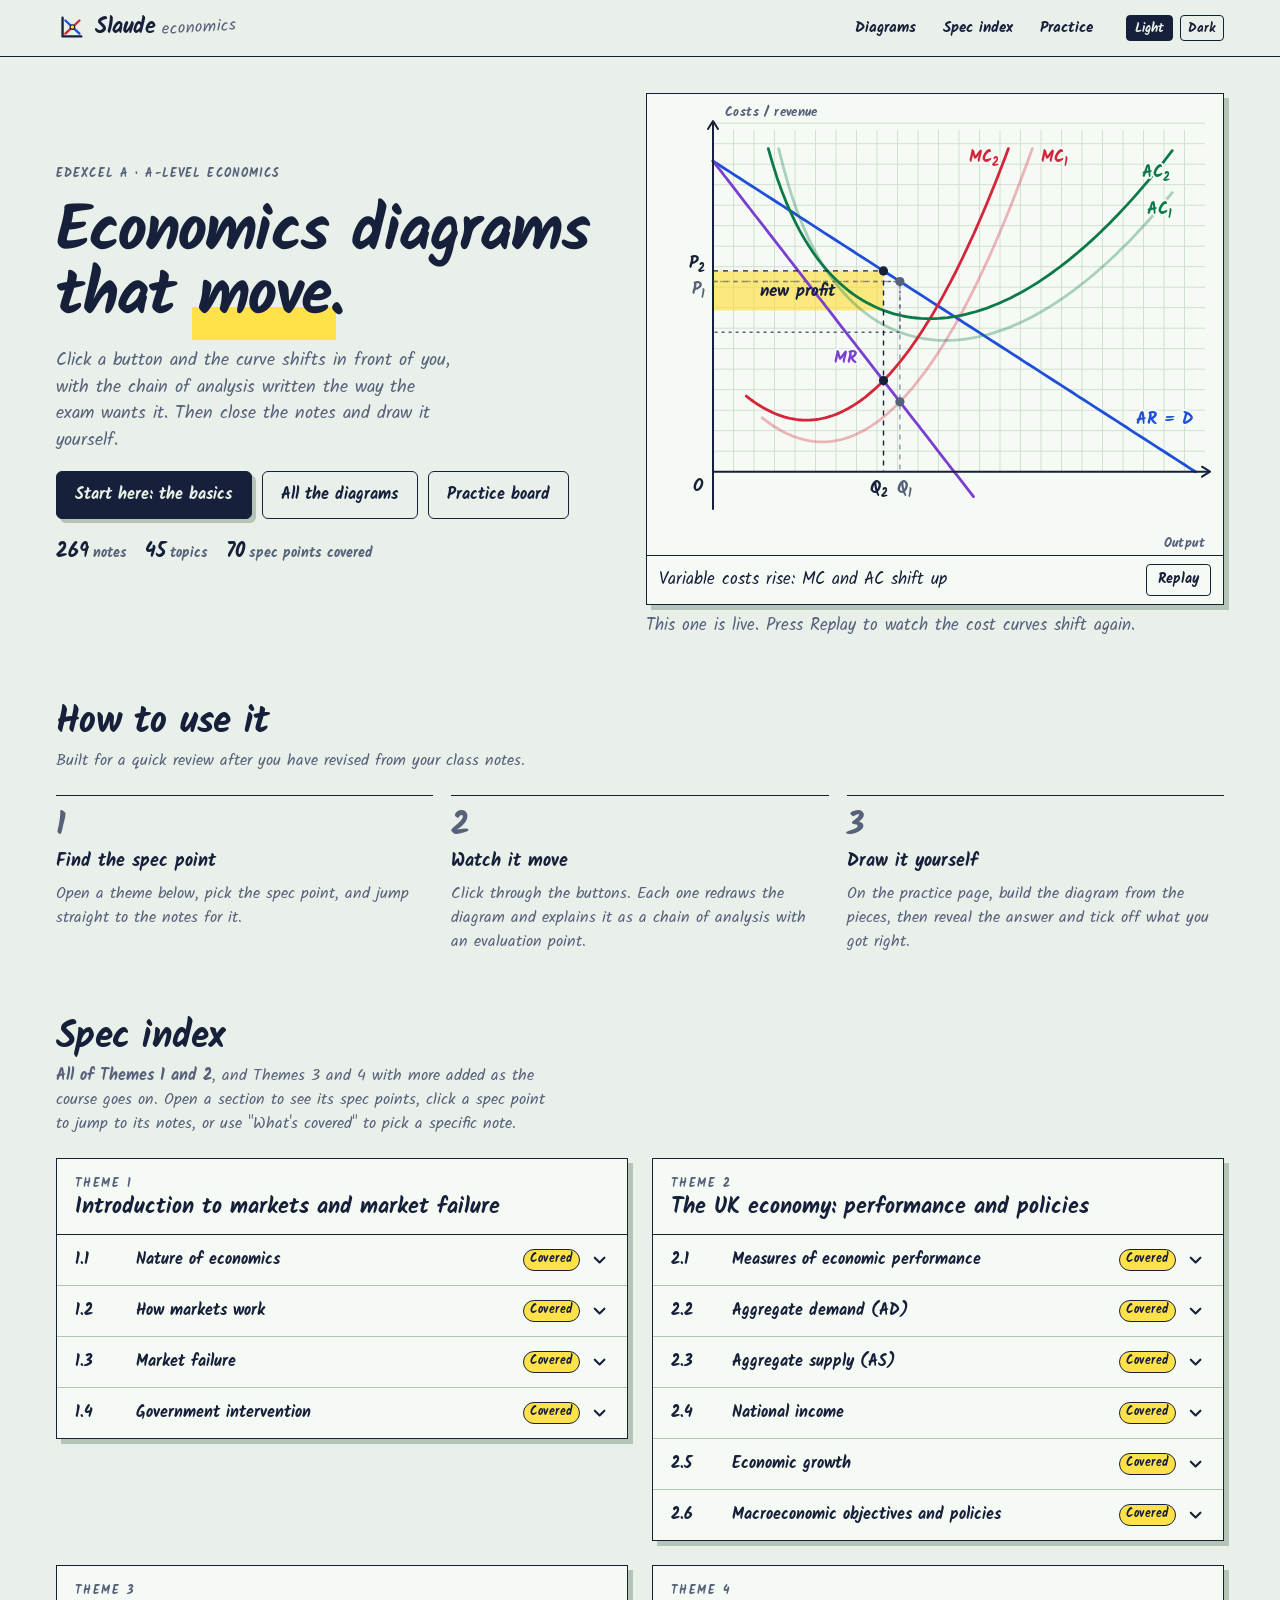
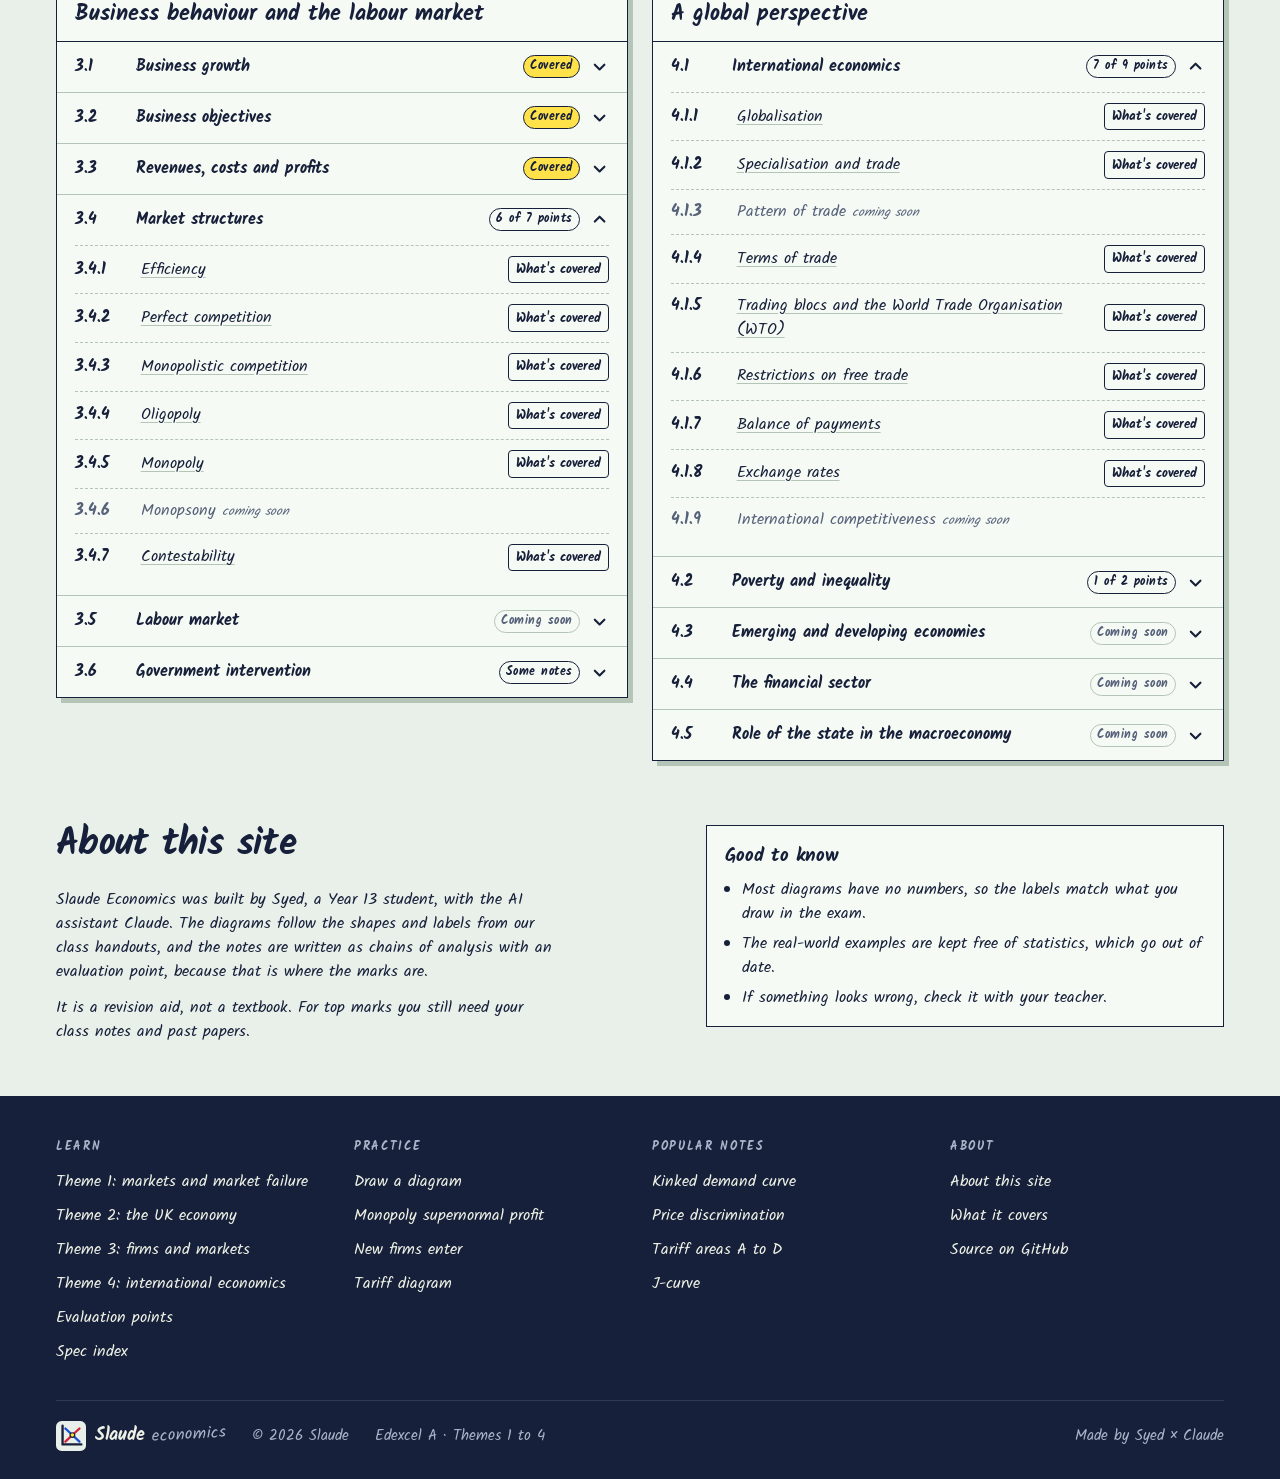
<file: index.html>
<!doctype html>
<html lang="en-GB">
<head>
<meta charset="utf-8">
<meta name="viewport" content="width=device-width, initial-scale=1, viewport-fit=cover">
<title>Slaude Economics: A-level Economics diagrams that move</title>
<meta name="description" content="Interactive A-level Economics (Edexcel A) diagrams with exam-style notes, a spec index for Themes 1 to 4, evaluation points, and a practice board for drawing diagrams yourself.">
<meta name="theme-color" content="#E9F0EA" media="(prefers-color-scheme: light)">
<meta name="theme-color" content="#14221D" media="(prefers-color-scheme: dark)">
<meta property="og:type" content="website">
<meta property="og:title" content="Slaude Economics: A-level Economics diagrams that move">
<meta property="og:description" content="Interactive A-level Economics (Edexcel A) diagrams with exam-style notes, a spec index for Themes 1 to 4, evaluation points, and a practice board for drawing diagrams yourself.">
<link rel="icon" href="favicon.svg" type="image/svg+xml">
<link rel="preconnect" href="https://fonts.googleapis.com">
<link rel="preconnect" href="https://fonts.gstatic.com" crossorigin>
<link rel="stylesheet" href="https://fonts.googleapis.com/css2?family=Kalam:wght@300;400;700&display=swap">
<link rel="stylesheet" href="style.css?v=31">
<link rel="stylesheet" href="site.css?v=31">
<script>try{var m=localStorage.getItem('tof-theme');if(m==='light'||m==='dark')document.documentElement.setAttribute('data-theme',m);}catch(e){}</script>
</head>
<body class="home-page">
<a class="skip" href="#main">Skip to content</a>
<header class="site-head">
  <div class="site-head-in">
    <a class="brand" href="./" aria-label="Slaude Economics, home">
      <img src="favicon.svg" alt="" width="30" height="30">
      <span class="brand-name">Slaude</span><span class="brand-sub">economics</span>
    </a>
    <nav class="site-nav" aria-label="Main">
      <a href="learn.html" data-nav="learn">Diagrams</a>
      <a href="./#spec" data-nav="spec">Spec index</a>
      <a href="practice.html" data-nav="practice">Practice</a>
    </nav>
    <div class="theme" role="group" aria-label="Colour mode">
      <button type="button" class="chip mini" id="theme-light" data-mode="light" aria-pressed="false">Light</button>
      <button type="button" class="chip mini" id="theme-dark" data-mode="dark" aria-pressed="false">Dark</button>
    </div>
  </div>
</header>
<main class="home" id="main">
  <section class="hero" aria-labelledby="hero-title">
    <div class="hero-text">
      <div class="eyebrow">Edexcel A &middot; A-level Economics</div>
      <h1 id="hero-title">Economics diagrams that <em>move</em>.</h1>
      <p class="lede">Click a button and the curve shifts in front of you, with the chain of analysis written the way the exam wants it. Then close the notes and draw it yourself.</p>
      <div class="cta">
        <a class="btn primary" href="learn.html#nature">Start here: the basics</a>
        <a class="btn" href="learn.html">All the diagrams</a>
        <a class="btn" href="practice.html">Practice board</a>
      </div>
      <ul class="facts" id="facts"></ul>
    </div>
    <div class="hero-demo">
      <div class="frame"><iframe src="learn.html?embed&amp;v=18#costup" title="Live example: a monopolist&#39;s variable costs rise" id="hero-frame"></iframe></div>
      <p class="cap">This one is live. Press Replay to watch the cost curves shift again.</p>
    </div>
  </section>

  <section aria-labelledby="how-title">
    <div class="sec-head">
      <h2 id="how-title">How to use it</h2>
      <p>Built for a quick review after you have revised from your class notes.</p>
    </div>
    <ol class="steps">
      <li><h3>Find the spec point</h3><p>Open a theme below, pick the spec point, and jump straight to the notes for it.</p></li>
      <li><h3>Watch it move</h3><p>Click through the buttons. Each one redraws the diagram and explains it as a chain of analysis with an evaluation point.</p></li>
      <li><h3>Draw it yourself</h3><p>On the practice page, build the diagram from the pieces, then reveal the answer and tick off what you got right.</p></li>
    </ol>
  </section>

  <section id="spec" aria-labelledby="spec-title">
    <div class="sec-head">
      <h2 id="spec-title">Spec index</h2>
      <p><b>All of Themes 1 and 2</b>, and Themes 3 and 4 with more added as the course goes on. Open a section to see its spec points, click a spec point to jump to its notes, or use "What&#39;s covered" to pick a specific note.</p>
    </div>
    <div class="spec-grid" id="spec-grid"></div>
  </section>

  <section id="about" class="about" aria-labelledby="about-title">
    <div>
      <div class="sec-head"><h2 id="about-title">About this site</h2></div>
      <p>Slaude Economics was built by Syed, a Year 13 student, with the AI assistant Claude. The diagrams follow the shapes and labels from our class handouts, and the notes are written as chains of analysis with an evaluation point, because that is where the marks are.</p>
      <p>It is a revision aid, not a textbook. For top marks you still need your class notes and past papers.</p>
    </div>
    <div class="card">
      <h3>Good to know</h3>
      <ul>
        <li>Most diagrams have no numbers, so the labels match what you draw in the exam.</li>
        <li>The real-world examples are kept free of statistics, which go out of date.</li>
        <li>If something looks wrong, check it with your teacher.</li>
      </ul>
    </div>
  </section>
</main>

<footer class="site-foot">
  <div class="foot-in">
    <div class="foot-cols">
      <div>
        <h2>Learn</h2>
        <ul>
          <li><a href="learn.html#t1">Theme 1: markets and market failure</a></li>
          <li><a href="learn.html#t2">Theme 2: the UK economy</a></li>
          <li><a href="learn.html#micro">Theme 3: firms and markets</a></li>
          <li><a href="learn.html#macro">Theme 4: international economics</a></li>
          <li><a href="learn.html#ev">Evaluation points</a></li>
          <li><a href="./#spec">Spec index</a></li>
        </ul>
      </div>
      <div>
        <h2>Practice</h2>
        <ul>
          <li><a href="practice.html">Draw a diagram</a></li>
          <li><a href="practice.html#q=mono-snp">Monopoly supernormal profit</a></li>
          <li><a href="practice.html#q=pc-entry">New firms enter</a></li>
          <li><a href="practice.html#q=tariff">Tariff diagram</a></li>
        </ul>
      </div>
      <div>
        <h2>Popular notes</h2>
        <ul>
          <li><a href="learn.html#kink">Kinked demand curve</a></li>
          <li><a href="learn.html#pd3">Price discrimination</a></li>
          <li><a href="learn.html#tf_areas">Tariff areas A to D</a></li>
          <li><a href="learn.html#fx_j">J-curve</a></li>
        </ul>
      </div>
      <div>
        <h2>About</h2>
        <ul>
          <li><a href="./#about">About this site</a></li>
          <li><a href="./#spec">What it covers</a></li>
          <li><a href="https://github.com/syedmominraza/econ-diagrams">Source on GitHub</a></li>
        </ul>
      </div>
    </div>
    <div class="foot-base">
      <a class="brand" href="./" aria-label="Slaude Economics, home"><img src="favicon.svg" alt="" width="26" height="26"><span class="brand-name">Slaude</span><span class="brand-sub">economics</span></a>
      <span>&copy; <span id="year">2026</span> Slaude</span>
      <span>Edexcel A &middot; Themes 1 to 4</span>
      <span class="made">Made by Syed &times; Claude</span>
    </div>
  </div>
</footer>
<script src="site.js?v=28"></script>
<script src="spec.js?v=29"></script>
<script src="home.js?v=29"></script>
</body>
</html>
</file>
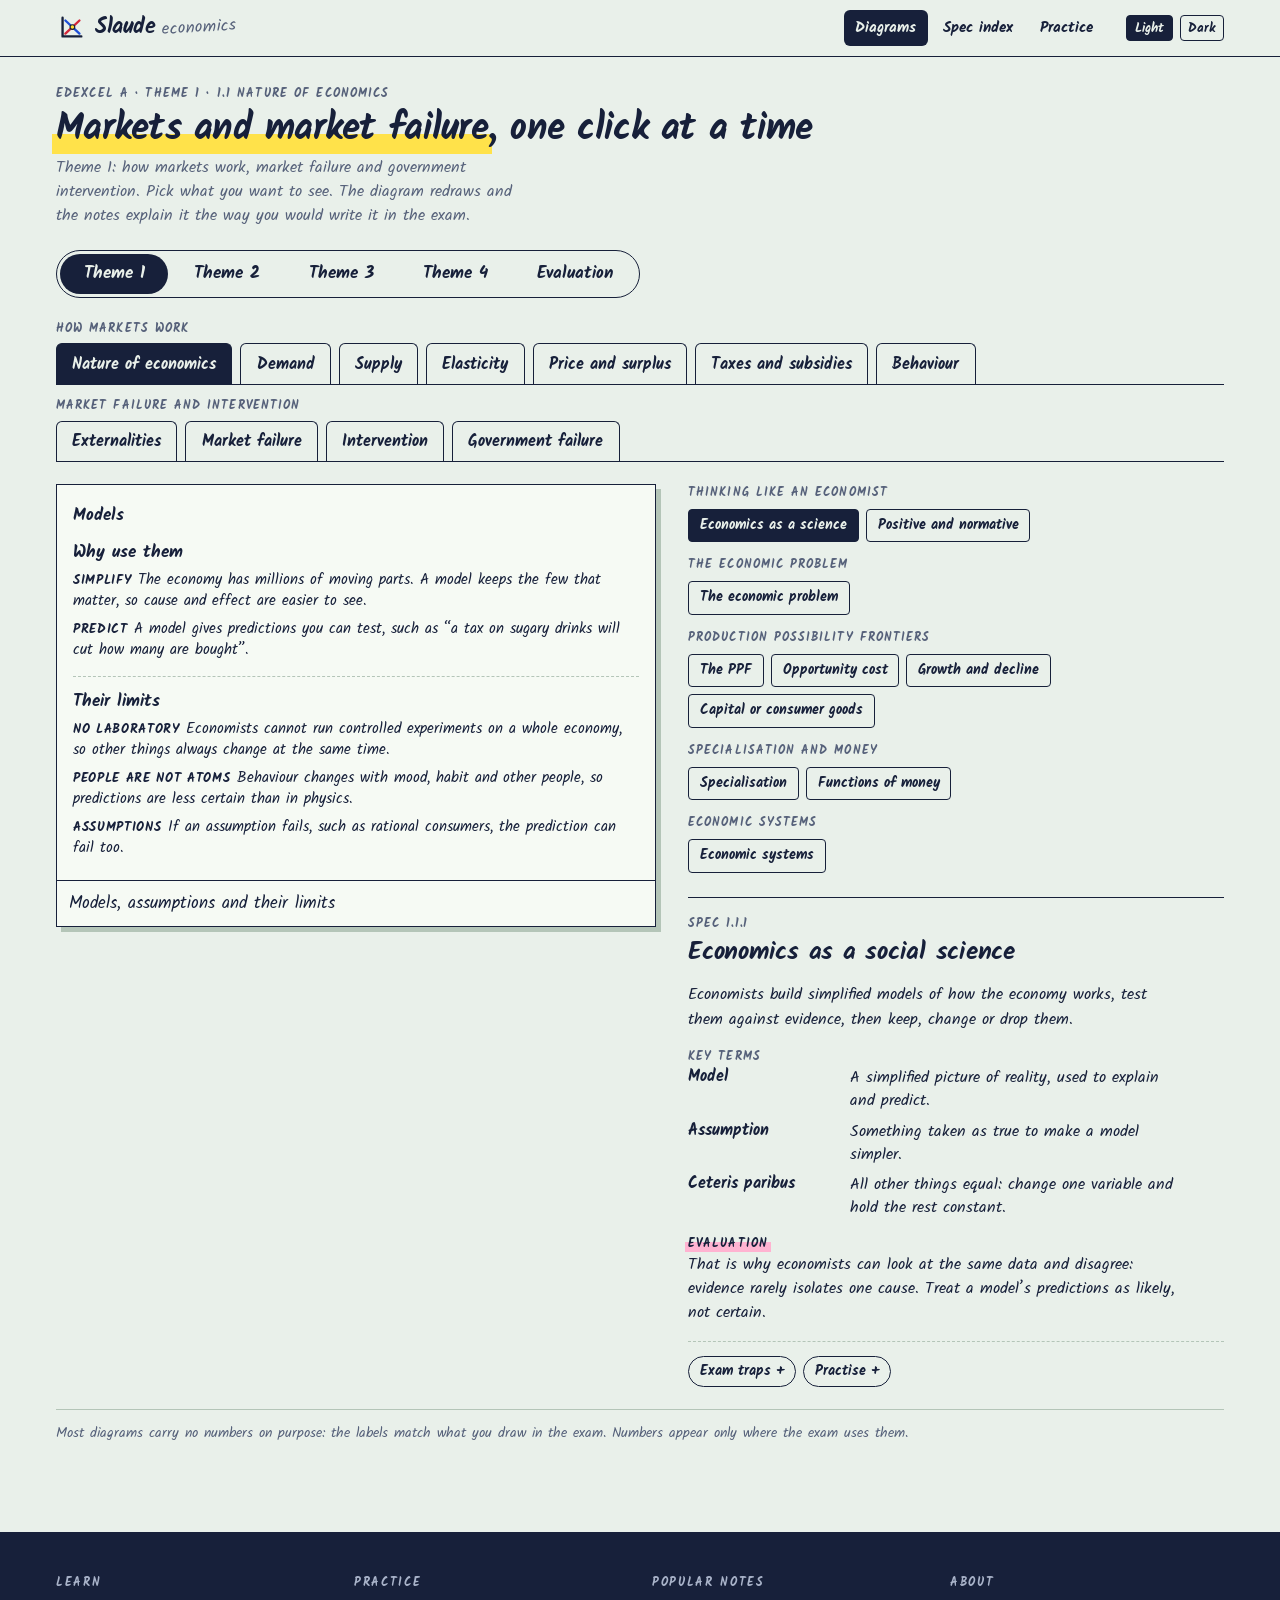
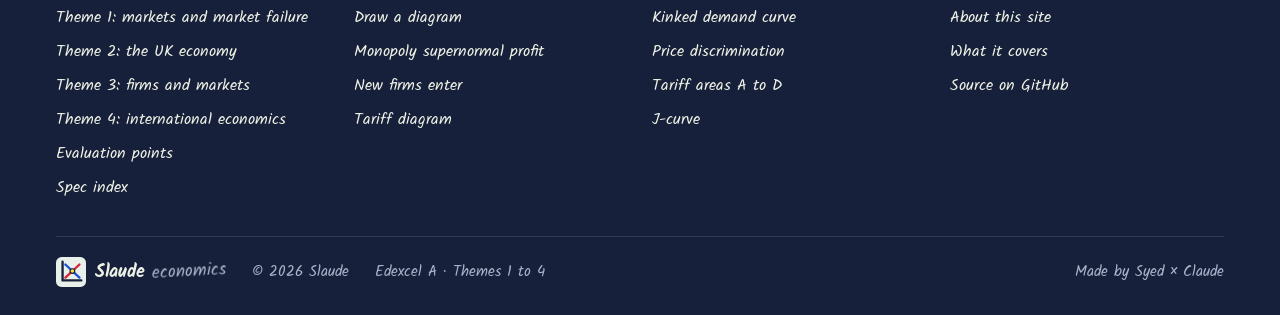
<file: learn.html>
<!doctype html>
<html lang="en-GB">
<head>
<meta charset="utf-8">
<meta name="viewport" content="width=device-width, initial-scale=1, viewport-fit=cover">
<title>Diagrams · Slaude Economics</title>
<meta name="description" content="Interactive Edexcel A Economics diagrams for Themes 1 to 4, with exam-style notes and evaluation points.">
<meta name="theme-color" content="#E9F0EA" media="(prefers-color-scheme: light)">
<meta name="theme-color" content="#14221D" media="(prefers-color-scheme: dark)">
<meta property="og:type" content="website">
<meta property="og:title" content="Diagrams · Slaude Economics">
<meta property="og:description" content="Interactive Edexcel A Economics diagrams for Themes 1 to 4, with exam-style notes and evaluation points.">
<link rel="icon" href="favicon.svg" type="image/svg+xml">
<link rel="preconnect" href="https://fonts.googleapis.com">
<link rel="preconnect" href="https://fonts.gstatic.com" crossorigin>
<link rel="stylesheet" href="https://fonts.googleapis.com/css2?family=Kalam:wght@300;400;700&display=swap">
<link rel="stylesheet" href="style.css?v=31">
<link rel="stylesheet" href="site.css?v=31">
<script>try{var m=localStorage.getItem('tof-theme');if(m==='light'||m==='dark')document.documentElement.setAttribute('data-theme',m);}catch(e){}</script>
</head>
<body class="learn">
<a class="skip" href="#main">Skip to content</a>
<header class="site-head">
  <div class="site-head-in">
    <a class="brand" href="./" aria-label="Slaude Economics, home">
      <img src="favicon.svg" alt="" width="30" height="30">
      <span class="brand-name">Slaude</span><span class="brand-sub">economics</span>
    </a>
    <nav class="site-nav" aria-label="Main">
      <a href="learn.html" data-nav="learn" aria-current="page">Diagrams</a>
      <a href="./#spec" data-nav="spec">Spec index</a>
      <a href="practice.html" data-nav="practice">Practice</a>
    </nav>
    <div class="theme" role="group" aria-label="Colour mode">
      <button type="button" class="chip mini" id="theme-light" data-mode="light" aria-pressed="false">Light</button>
      <button type="button" class="chip mini" id="theme-dark" data-mode="dark" aria-pressed="false">Dark</button>
    </div>
  </div>
</header>
<main class="page" id="main">
  <header>
    <div class="eyebrow" id="eyebrow">Edexcel A &middot; Theme 1</div>
    <h1><span id="h-topic">Markets and market failure</span>, one click at a time</h1>
    <p class="lede"><span id="lede-scope">Theme 1: how markets work, market failure and government intervention.</span> Pick what you want to see. The diagram redraws and the notes explain it the way you would write it in the exam.</p>
  </header>

  <div class="sections" role="tablist" aria-label="Theme">
    <button class="sec" role="tab" id="sec-t1" data-section="t1" type="button" aria-selected="true">Theme 1</button>
    <button class="sec" role="tab" id="sec-t2" data-section="t2" type="button" aria-selected="false">Theme 2</button>
    <button class="sec" role="tab" id="sec-micro" data-section="micro" type="button" aria-selected="false">Theme 3</button>
    <button class="sec" role="tab" id="sec-macro" data-section="macro" type="button" aria-selected="false">Theme 4</button>
    <button class="sec" role="tab" id="sec-ev" data-section="ev" type="button" aria-selected="false">Evaluation</button>
  </div>

  <div class="tabs" role="tablist" aria-label="Topic" id="tabs"></div>

  <div class="layout">
    <section class="diagram" aria-label="Diagram">
      <div class="sheet">
        <div id="plot" role="img" aria-label="Diagram"></div>
        <div id="panel" hidden></div>
        <div class="sheet-foot">
          <div class="showing" id="showing"></div>
          <button class="replay" id="replay" type="button" hidden>Replay</button>
        </div>
      </div>
    </section>

    <div class="side">
      <nav class="controls" id="controls" aria-label="What to show"></nav>
      <article class="notes" id="notes" aria-live="polite"></article>
    </div>
  </div>

  <p class="page-note">Most diagrams carry no numbers on purpose: the labels match what you draw in the exam. Numbers appear only where the exam uses them.</p>
</main>

<footer class="site-foot">
  <div class="foot-in">
    <div class="foot-cols">
      <div>
        <h2>Learn</h2>
        <ul>
          <li><a href="learn.html#t1">Theme 1: markets and market failure</a></li>
          <li><a href="learn.html#t2">Theme 2: the UK economy</a></li>
          <li><a href="learn.html#micro">Theme 3: firms and markets</a></li>
          <li><a href="learn.html#macro">Theme 4: international economics</a></li>
          <li><a href="learn.html#ev">Evaluation points</a></li>
          <li><a href="./#spec">Spec index</a></li>
        </ul>
      </div>
      <div>
        <h2>Practice</h2>
        <ul>
          <li><a href="practice.html">Draw a diagram</a></li>
          <li><a href="practice.html#q=mono-snp">Monopoly supernormal profit</a></li>
          <li><a href="practice.html#q=pc-entry">New firms enter</a></li>
          <li><a href="practice.html#q=tariff">Tariff diagram</a></li>
        </ul>
      </div>
      <div>
        <h2>Popular notes</h2>
        <ul>
          <li><a href="learn.html#kink">Kinked demand curve</a></li>
          <li><a href="learn.html#pd3">Price discrimination</a></li>
          <li><a href="learn.html#tf_areas">Tariff areas A to D</a></li>
          <li><a href="learn.html#fx_j">J-curve</a></li>
        </ul>
      </div>
      <div>
        <h2>About</h2>
        <ul>
          <li><a href="./#about">About this site</a></li>
          <li><a href="./#spec">What it covers</a></li>
          <li><a href="https://github.com/syedmominraza/econ-diagrams">Source on GitHub</a></li>
        </ul>
      </div>
    </div>
    <div class="foot-base">
      <a class="brand" href="./" aria-label="Slaude Economics, home"><img src="favicon.svg" alt="" width="26" height="26"><span class="brand-name">Slaude</span><span class="brand-sub">economics</span></a>
      <span>&copy; <span id="year">2026</span> Slaude</span>
      <span>Edexcel A &middot; Themes 1 to 4</span>
      <span class="made">Made by Syed &times; Claude</span>
    </div>
  </div>
</footer>
<script src="site.js?v=28"></script>
<script src="spec.js?v=29"></script>
<script src="app.js?v=31"></script>
</body>
</html>
</file>
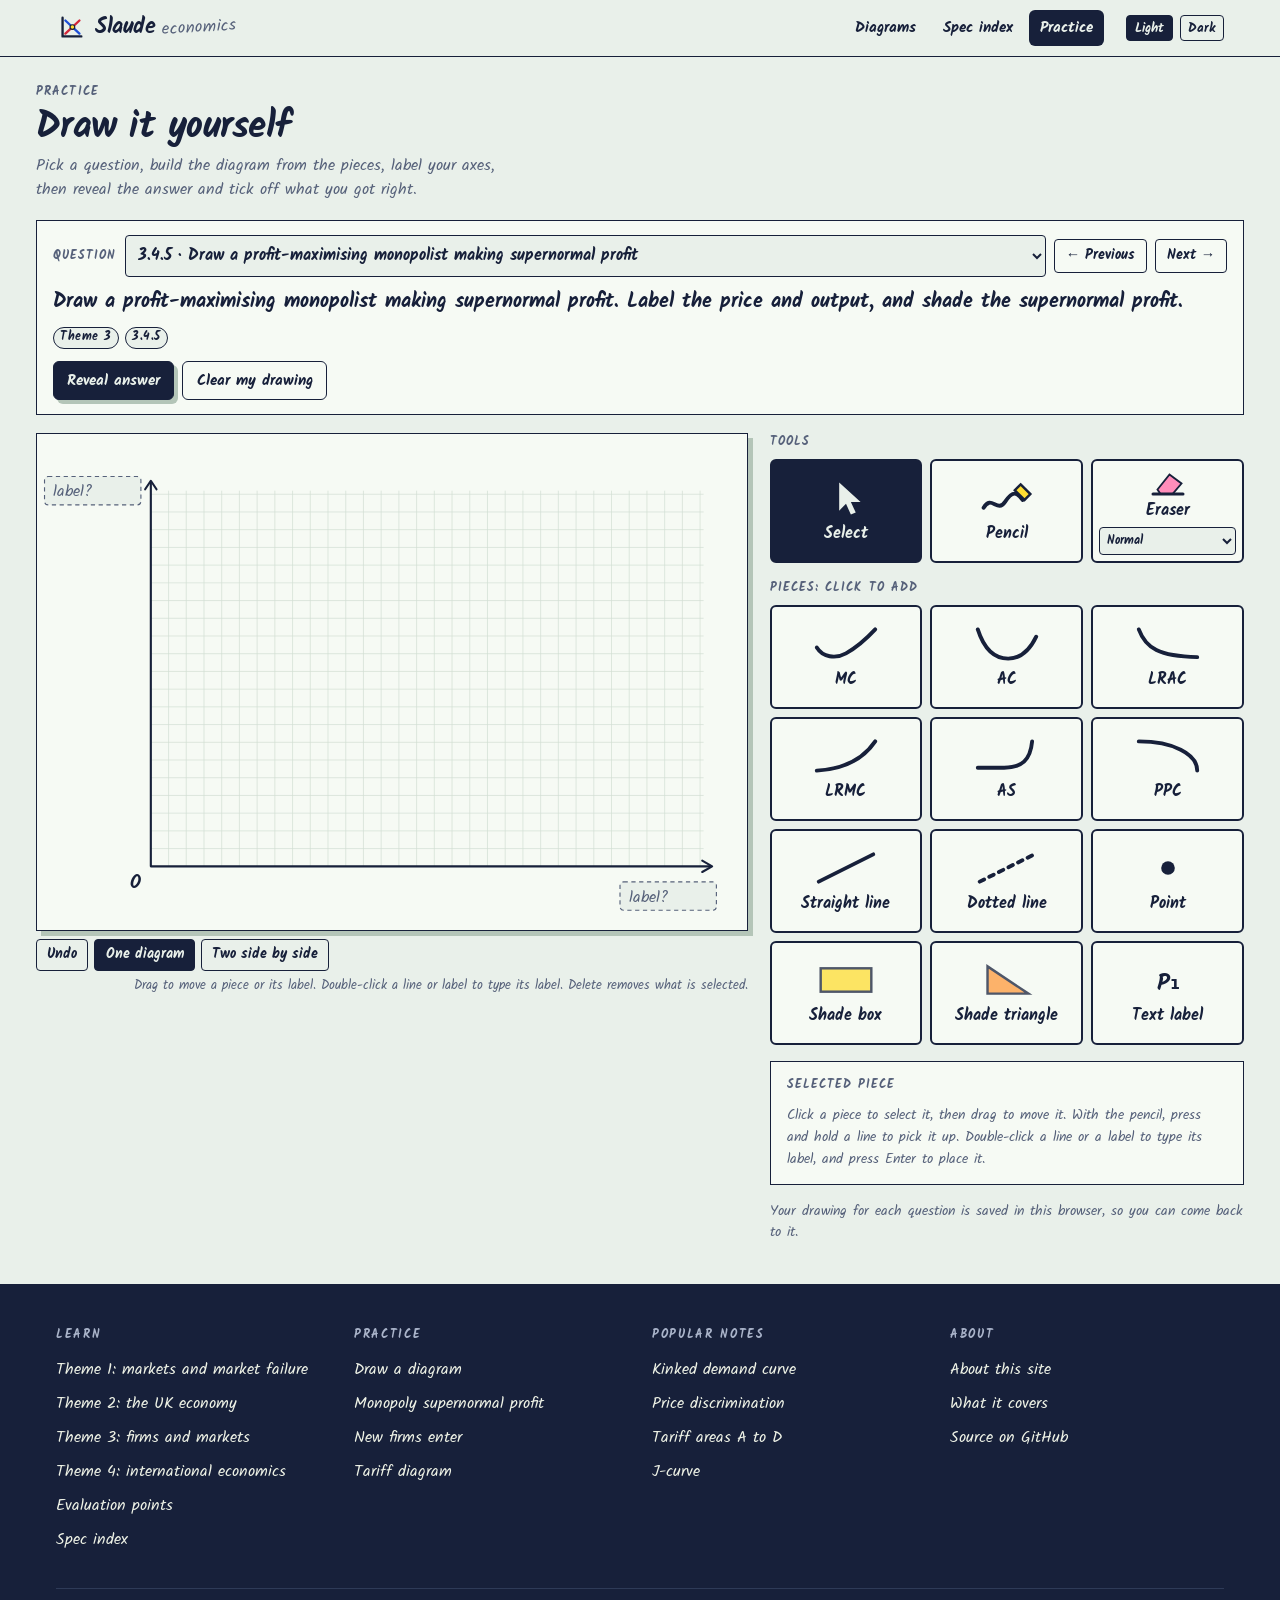
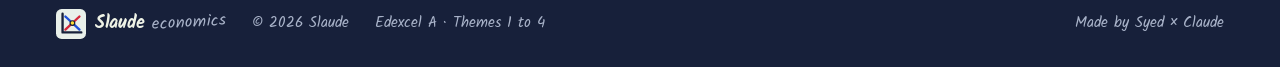
<file: practice.html>
<!doctype html>
<html lang="en-GB">
<head>
<meta charset="utf-8">
<meta name="viewport" content="width=device-width, initial-scale=1, viewport-fit=cover">
<title>Drawing practice · Slaude Economics</title>
<meta name="description" content="Drawing practice for A-level Economics diagrams: build the diagram from movable curves, then reveal the answer.">
<meta name="theme-color" content="#E9F0EA" media="(prefers-color-scheme: light)">
<meta name="theme-color" content="#14221D" media="(prefers-color-scheme: dark)">
<meta property="og:type" content="website">
<meta property="og:title" content="Drawing practice · Slaude Economics">
<meta property="og:description" content="Drawing practice for A-level Economics diagrams: build the diagram from movable curves, then reveal the answer.">
<link rel="icon" href="favicon.svg" type="image/svg+xml">
<link rel="preconnect" href="https://fonts.googleapis.com">
<link rel="preconnect" href="https://fonts.gstatic.com" crossorigin>
<link rel="stylesheet" href="https://fonts.googleapis.com/css2?family=Kalam:wght@300;400;700&display=swap">
<link rel="stylesheet" href="style.css?v=31">
<link rel="stylesheet" href="site.css?v=31">
<script>try{var m=localStorage.getItem('tof-theme');if(m==='light'||m==='dark')document.documentElement.setAttribute('data-theme',m);}catch(e){}</script>
</head>
<body class="practice-page">
<a class="skip" href="#main">Skip to content</a>
<header class="site-head">
  <div class="site-head-in">
    <a class="brand" href="./" aria-label="Slaude Economics, home">
      <img src="favicon.svg" alt="" width="30" height="30">
      <span class="brand-name">Slaude</span><span class="brand-sub">economics</span>
    </a>
    <nav class="site-nav" aria-label="Main">
      <a href="learn.html" data-nav="learn">Diagrams</a>
      <a href="./#spec" data-nav="spec">Spec index</a>
      <a href="practice.html" data-nav="practice" aria-current="page">Practice</a>
    </nav>
    <div class="theme" role="group" aria-label="Colour mode">
      <button type="button" class="chip mini" id="theme-light" data-mode="light" aria-pressed="false">Light</button>
      <button type="button" class="chip mini" id="theme-dark" data-mode="dark" aria-pressed="false">Dark</button>
    </div>
  </div>
</header>
<main class="practice" id="main">
  <header>
    <div class="eyebrow">Practice</div>
    <h1>Draw it yourself</h1>
    <p class="lede">Pick a question, build the diagram from the pieces, label your axes, then reveal the answer and tick off what you got right.</p>
  </header>

  <section class="qbar" aria-label="Question">
    <div class="qbar-top">
      <label class="ptitle" for="qsel" style="margin:0">Question</label>
      <select id="qsel"></select>
      <button type="button" class="chip" id="qprev">&larr; Previous</button>
      <button type="button" class="chip" id="qnext">Next &rarr;</button>
    </div>
    <p class="qtext" id="qtext"></p>
    <div class="qmeta" id="qmeta"></div>
    <div class="qactions">
      <button type="button" class="btn primary" id="reveal">Reveal answer</button>
      <button type="button" class="btn" id="clear">Clear my drawing</button>
    </div>
  </section>

  <div class="pgrid">
    <div class="board-wrap">
      <div class="board" id="board">
        <svg id="svg" viewBox="0 0 1000 700" role="img" aria-label="Drawing board"></svg>
      </div>
      <div class="board-tools">
        <button type="button" class="chip" id="undo">Undo</button>
        <button type="button" class="chip" id="axes1" aria-pressed="true">One diagram</button>
        <button type="button" class="chip" id="axes2" aria-pressed="false">Two side by side</button>
        <span class="hint">Drag to move a piece or its label. Double-click a line or label to type its label. Delete removes what is selected.</span>
      </div>
    </div>

    <aside class="pside">
      <section class="answer" id="answer" hidden aria-labelledby="ans-title">
        <div class="a-head"><strong id="ans-title">The answer</strong><a id="ans-link" href="learn.html">Open the full notes</a></div>
        <iframe id="ans-frame" title="Answer diagram"></iframe>
        <div class="check">
          <h3 class="ptitle" style="margin:0">Did you&hellip; <span class="score" id="score"></span></h3>
          <ul id="checklist"></ul>
        </div>
      </section>
      <section aria-labelledby="tools-title">
        <h2 class="ptitle" id="tools-title">Tools</h2>
        <div class="palette tools" id="tools"></div>
      </section>

      <section aria-labelledby="pieces-title">
        <h2 class="ptitle" id="pieces-title">Pieces: click to add</h2>
        <div class="palette" id="palette"></div>
      </section>

      <section class="selbox" id="selbox" aria-labelledby="sel-title">
        <h2 class="ptitle" id="sel-title" style="margin:0">Selected piece</h2>
        <p class="sel-empty" id="sel-empty">Click a piece to select it, then drag to move it. With the pencil, press and hold a line to pick it up. Double-click a line or a label to type its label, and press Enter to place it.</p>
        <div id="sel-tools" class="sel-grid" hidden>
          <div class="selrow"><span class="sel-lab">Piece</span><strong id="sel-kind"></strong></div>
          <div class="selrow" id="row-style"><label class="sel-lab" for="sel-style">Line</label>
            <select id="sel-style"><option value="solid">Solid</option><option value="dash">Dotted</option></select></div>
          <div class="selrow" id="row-colour"><span class="sel-lab">Colour</span><span id="swatches" class="swrow"></span></div>
          <div class="selrow" id="row-fill"><span class="sel-lab">Shading</span><span id="fills" class="swrow"></span></div>
          <div class="selbtns"><button type="button" class="chip" id="relabel">Edit label</button><button type="button" class="chip" id="dup">Duplicate</button><button type="button" class="chip" id="del">Delete</button></div>
        </div>
      </section>

      <p class="p-help">Your drawing for each question is saved in this browser, so you can come back to it.</p>
    </aside>
  </div>
</main>

<footer class="site-foot">
  <div class="foot-in">
    <div class="foot-cols">
      <div>
        <h2>Learn</h2>
        <ul>
          <li><a href="learn.html#t1">Theme 1: markets and market failure</a></li>
          <li><a href="learn.html#t2">Theme 2: the UK economy</a></li>
          <li><a href="learn.html#micro">Theme 3: firms and markets</a></li>
          <li><a href="learn.html#macro">Theme 4: international economics</a></li>
          <li><a href="learn.html#ev">Evaluation points</a></li>
          <li><a href="./#spec">Spec index</a></li>
        </ul>
      </div>
      <div>
        <h2>Practice</h2>
        <ul>
          <li><a href="practice.html">Draw a diagram</a></li>
          <li><a href="practice.html#q=mono-snp">Monopoly supernormal profit</a></li>
          <li><a href="practice.html#q=pc-entry">New firms enter</a></li>
          <li><a href="practice.html#q=tariff">Tariff diagram</a></li>
        </ul>
      </div>
      <div>
        <h2>Popular notes</h2>
        <ul>
          <li><a href="learn.html#kink">Kinked demand curve</a></li>
          <li><a href="learn.html#pd3">Price discrimination</a></li>
          <li><a href="learn.html#tf_areas">Tariff areas A to D</a></li>
          <li><a href="learn.html#fx_j">J-curve</a></li>
        </ul>
      </div>
      <div>
        <h2>About</h2>
        <ul>
          <li><a href="./#about">About this site</a></li>
          <li><a href="./#spec">What it covers</a></li>
          <li><a href="https://github.com/syedmominraza/econ-diagrams">Source on GitHub</a></li>
        </ul>
      </div>
    </div>
    <div class="foot-base">
      <a class="brand" href="./" aria-label="Slaude Economics, home"><img src="favicon.svg" alt="" width="26" height="26"><span class="brand-name">Slaude</span><span class="brand-sub">economics</span></a>
      <span>&copy; <span id="year">2026</span> Slaude</span>
      <span>Edexcel A &middot; Themes 1 to 4</span>
      <span class="made">Made by Syed &times; Claude</span>
    </div>
  </div>
</footer>
<script src="site.js?v=28"></script>
<script src="practice.js?v=32"></script>
</body>
</html>
</file>
<file: style.css>
/* A-level Economics Diagrams: styles */
html{-webkit-text-size-adjust:100%}
body{margin:0}
img{max-width:100%}
/* Layout: a revision-pad sheet. Topic tabs on top. Diagram on graph paper at left, pen-coloured curves,
   highlighter-pen shading; controls and exam-style notes at right. Dark = chalkboard. */
:root{
  --paper:#E9F0EA; --sheet:#F6FAF4; --grid:#D2DFD3; --rule:#B4C5B8;
  --ink:#17203A; --ink-soft:#56617A;
  --pen-ar:#1E4FD8; --pen-mr:#7A3FD0; --pen-mc:#D3263A; --pen-ac:#0B7A48;
  --eff-ink:#0A7F85;
  --hl-profit:#FFDD33; --hl-cost:#FF8DBA; --hl-dwl:#FF9A3D; --hl-cs:#6FB8FF; --hl-gain:#74D99A; --hl-op:.6;
  --swipe-a:#FFE24A; --swipe-b:#FFB3D1;
  --hover-bg:#FFE24A; --hover-fg:#17203A;
  --foot-bg:#17203A; --foot-fg:#EEF2E6; --foot-soft:#A9B3C9; --foot-line:#2E3A57; --heart:#E5484D;
  /* one font throughout (version 26): the handwriting font, Kalam, for everything */
  --font-hand:"Kalam","Comic Sans MS","Segoe Print",cursive;
  --font-body:var(--font-hand);
  --font-display:var(--font-hand);
}
@media (prefers-color-scheme: dark){
  :root:not([data-theme="light"]){
    --paper:#14221D; --sheet:#1A2C26; --grid:#284037; --rule:#3A564B;
    --ink:#EEF2E6; --ink-soft:#A6B6AB;
    --pen-ar:#84B4FF; --pen-mr:#C8ACFF; --pen-mc:#FF8E92; --pen-ac:#7FE0A6;
    --eff-ink:#62E0D4;
    --hl-profit:#FFE066; --hl-cost:#FF8DBA; --hl-dwl:#FFA552; --hl-cs:#6FB6FF; --hl-gain:#74D69A; --hl-op:.34;
    --swipe-a:rgba(255,224,102,.3); --swipe-b:rgba(255,141,186,.3);
    --hover-bg:#FFE066; --hover-fg:#14221D;
    --foot-bg:#0C1612; --foot-fg:#EEF2E6; --foot-soft:#94A79B; --foot-line:#24382F; --heart:#FF6B70;
    color-scheme:dark;
  }
}
:root[data-theme="dark"]{
  --paper:#14221D; --sheet:#1A2C26; --grid:#284037; --rule:#3A564B;
  --ink:#EEF2E6; --ink-soft:#A6B6AB;
  --pen-ar:#84B4FF; --pen-mr:#C8ACFF; --pen-mc:#FF8E92; --pen-ac:#7FE0A6;
  --eff-ink:#62E0D4;
  --hl-profit:#FFE066; --hl-cost:#FF8DBA; --hl-dwl:#FFA552; --hl-cs:#6FB6FF; --hl-gain:#74D69A; --hl-op:.34;
  --swipe-a:rgba(255,224,102,.3); --swipe-b:rgba(255,141,186,.3);
  --hover-bg:#FFE066; --hover-fg:#14221D;
    --foot-bg:#0C1612; --foot-fg:#EEF2E6; --foot-soft:#94A79B; --foot-line:#24382F; --heart:#FF6B70;
  color-scheme:dark;
}
*{box-sizing:border-box}
[hidden]{display:none!important}
body{background:var(--paper);color:var(--ink);font-family:var(--font-body);font-size:16px;line-height:1.5}
.page{max-width:1200px;margin:0 auto;padding-block:28px 48px;
  padding-left:max(16px, env(safe-area-inset-left, 0px));padding-right:max(16px, env(safe-area-inset-right, 0px));
  display:flex;flex-direction:column;gap:22px}

.page > header{display:flex;flex-direction:column;gap:6px}
.topbar{display:flex;justify-content:space-between;align-items:center;gap:12px;flex-wrap:wrap;margin-bottom:10px}
.theme{display:flex;gap:7px}
.credit{display:flex;flex-direction:column;align-items:flex-end;gap:3px;line-height:1;transform:rotate(-3deg);margin-right:6px}
.credit-main{background:linear-gradient(transparent 34%,var(--swipe-b) 34% 94%,transparent 94%);padding:0 .35em;white-space:nowrap}
.credit i{font-family:var(--font-hand);font-style:normal;font-size:1.05rem}
.credit b{font-family:var(--font-display);font-weight:800;font-size:1.45rem;letter-spacing:-.02em}
.credit small{font-size:.66rem;font-weight:700;letter-spacing:.16em;text-transform:uppercase;color:var(--ink-soft);padding-right:.35em}
.eyebrow{font-size:.78rem;font-weight:700;letter-spacing:.09em;text-transform:uppercase;color:var(--ink-soft)}
h1{font-family:var(--font-display);font-weight:800;font-size:clamp(1.8rem,4.6vw,2.8rem);line-height:1.08;margin:0;letter-spacing:-.02em;text-wrap:balance}
h1 span{background:linear-gradient(transparent 58%,var(--swipe-a) 58% 92%,transparent 92%);padding:0 .12em;margin:0 -.12em}
.lede{margin:0;max-width:60ch;color:var(--ink-soft)}

.tabs{display:flex;gap:8px;border-bottom:1.5px solid var(--ink);flex-wrap:wrap}
.tab{font-family:var(--font-display);font-weight:800;font-size:1.05rem;padding:.5em 1.1em;border:1.5px solid var(--ink);border-bottom:0;
  background:transparent;color:var(--ink);border-radius:6px 6px 0 0;cursor:pointer}
.tab:hover{background:var(--hover-bg);color:var(--hover-fg)}
.tab[aria-selected="true"]{background:var(--ink);color:var(--paper)}
/* Micro has two labelled rows of tabs */
.tabs.grouped{flex-direction:column;flex-wrap:nowrap;gap:12px;border-bottom:0}
.tabgroup{display:flex;flex-direction:column;gap:6px;min-width:0}
.tabgroup-h{font-size:.74rem;font-weight:700;letter-spacing:.09em;text-transform:uppercase;color:var(--ink-soft)}
.tabrow{display:flex;gap:8px;flex-wrap:wrap;border-bottom:1.5px solid var(--ink)}
.tabrow .tab{font-size:1rem;padding:.45em .95em}
/* on a phone each group is one row you swipe sideways, so 13 tabs do not push the diagram down */
@media (max-width:560px){
  .tabrow{gap:6px;border-bottom:0;flex-wrap:nowrap;overflow-x:auto;scrollbar-width:none;padding-bottom:2px;position:relative}
  .tabrow::-webkit-scrollbar{display:none}
  .tabrow .tab{flex:0 0 auto;border-bottom:1.5px solid var(--ink);border-radius:6px;font-size:.93rem;padding:.36em .75em}
}

.layout{display:grid;grid-template-columns:minmax(0,1.12fr) minmax(0,1fr);gap:32px;align-items:start}
.diagram{position:sticky;top:calc(12px + env(safe-area-inset-top, 0px));min-width:0}
.side{display:flex;flex-direction:column;gap:24px;min-width:0}
@media (max-width:880px){
  .layout{grid-template-columns:minmax(0,1fr);gap:20px}
  .diagram{position:static}
}

/* diagram sheet */
.sheet{background:var(--sheet);border:1.5px solid var(--ink);box-shadow:5px 5px 0 var(--rule)}
#plot{width:100%;display:block}
#plot svg{display:block;width:100%;height:auto}
.sheet-foot{display:flex;justify-content:space-between;align-items:center;gap:12px;flex-wrap:wrap;
  border-top:1.5px solid var(--ink);padding:8px 12px;min-height:46px}
.showing{font-family:var(--font-hand);font-size:1.05rem;line-height:1.3}
.replay{font:inherit;font-weight:700;font-size:.85rem;padding:.35em .8em;border:1.5px solid var(--ink);
  background:transparent;color:var(--ink);border-radius:4px;cursor:pointer}
.replay:hover{background:var(--hover-bg);color:var(--hover-fg)}

/* svg styling */
.gridline{stroke:var(--grid);stroke-width:1}
.axis{stroke:var(--ink);stroke-width:2;fill:none;stroke-linecap:round;stroke-linejoin:round}
.curve{fill:none;stroke-width:2.8;stroke-linecap:round;stroke-linejoin:round}
.c-ar{stroke:var(--pen-ar)} .c-mr{stroke:var(--pen-mr)} .c-mc{stroke:var(--pen-mc)} .c-ac{stroke:var(--pen-ac)}
.mrgap{stroke-dasharray:2 7}
.ghost{opacity:.33}
.guide{fill:none;stroke:var(--ink);stroke-width:1.4;stroke-dasharray:5 5}
.guide.muted{stroke:var(--ink-soft);opacity:.65}
.guide.eff{stroke:var(--eff-ink)}
.gap{stroke:var(--eff-ink);stroke-width:4;stroke-linecap:round}
.leader{stroke:var(--ink);stroke-width:1.3;fill:none}
.leader.eff{stroke:var(--eff-ink)}
.dot{fill:var(--ink)} .dot.muted{fill:var(--ink-soft)} .dot.eff{fill:var(--eff-ink)}
.area{opacity:var(--hl-op)}
.a-profit{fill:var(--hl-profit)} .a-cost{fill:var(--hl-cost)} .a-dwl{fill:var(--hl-dwl)} .a-cs{fill:var(--hl-cs)} .a-gain{fill:var(--hl-gain)}
.outline{fill:none;stroke:var(--ink-soft);stroke-width:1.4;stroke-dasharray:3 4}
#plot text{font-family:var(--font-hand);fill:var(--ink)}
#plot text.halo{paint-order:stroke;stroke:var(--sheet);stroke-width:4px;stroke-linejoin:round}
#plot text.t-ar{fill:var(--pen-ar)} #plot text.t-mr{fill:var(--pen-mr)} #plot text.t-mc{fill:var(--pen-mc)} #plot text.t-ac{fill:var(--pen-ac)}
#plot text.t-eff{fill:var(--eff-ink)} #plot text.t-muted{fill:var(--ink-soft)}
#plot text.bold{font-weight:700}
#plot text.panel-head{font-family:var(--font-body);font-weight:700;fill:var(--ink)}
#plot text.axis-title{font-family:var(--font-body);font-weight:700;fill:var(--ink-soft);letter-spacing:.03em}
.sub{font-size:.72em}
/* boxes in the business growth (integration) diagram */
.cbox{fill:var(--sheet);stroke:var(--ink);stroke-width:1.5}
.cbox.me{fill:var(--swipe-a)} .cbox.on{fill:var(--swipe-b)}
#plot text.role{font-family:var(--font-body);font-weight:500;fill:var(--ink-soft)}
.fade{animation:fade .4s ease-out}
@keyframes fade{from{opacity:0}to{opacity:1}}

/* html panels inside the sheet (payoff matrix, concentration ratio) */
#panel{padding:18px 16px 20px;display:flex;flex-direction:column;gap:14px}
.panel-head{display:flex;justify-content:space-between;gap:10px;flex-wrap:wrap;align-items:baseline}
.panel-head strong{font-family:var(--font-display);font-weight:800;font-size:1.05rem}
.key{display:flex;gap:14px;font-weight:700;font-size:.85rem}
.fa{color:var(--pen-ar)} .fb{color:var(--pen-mc)}
.game{width:100%;border-collapse:separate;border-spacing:6px;table-layout:fixed}
.game th{font-size:.8rem;font-weight:700;line-height:1.25;padding:4px 2px;text-align:center}
.game th.rowh{text-align:right;padding-right:6px;width:24%}
.game th small{display:block;font-size:.72rem;letter-spacing:.07em;text-transform:uppercase}
.cell{width:100%;display:flex;flex-direction:column;gap:5px;align-items:center;padding:16px 4px;border:1.5px solid var(--ink);
  background:transparent;border-radius:4px;cursor:pointer;font:inherit;color:var(--ink)}
.cell:hover{background:var(--swipe-b)}
.cell[aria-pressed="true"]{background:var(--swipe-a);box-shadow:inset 0 0 0 2px var(--ink)}
.cell:focus-visible{outline:3px solid var(--pen-ar);outline-offset:2px}
.pay{font-family:var(--font-display);font-weight:800;font-size:1.02rem;line-height:1.2;padding:2px 9px;border:2px solid transparent;border-radius:999px;white-space:nowrap}
.pay.a{color:var(--pen-ar)} .pay.b{color:var(--pen-mc)}
.pay.best{border-color:currentColor}
.hint{font-family:var(--font-hand);font-size:1.02rem;line-height:1.35;margin:0}

.cr-rows{display:flex;flex-direction:column;gap:7px}
.cr-row{display:grid;grid-template-columns:4.6em 4.4em minmax(0,1fr);gap:10px;align-items:center}
.cr-row label,.cr-row .nm{font-weight:700;font-size:.9rem}
.cr-row input{font:inherit;font-weight:700;width:100%;padding:.25em .4em;border:1.5px solid var(--ink);border-radius:4px;background:var(--paper);color:var(--ink);font-variant-numeric:tabular-nums}
.cr-row .val{font-weight:700;font-variant-numeric:tabular-nums;padding-left:.45em}
.bar{height:16px;background:transparent;border-bottom:1px dashed var(--rule)}
.bar i{display:block;height:100%;background:var(--ink-soft);opacity:.45;min-width:2px}
.cr-row.top .bar i{background:var(--hl-profit);opacity:1;box-shadow:inset 0 0 0 1.5px var(--ink)}
.cr-out{border-top:1.5px solid var(--ink);padding-top:12px;display:flex;flex-direction:column;gap:4px}
.cr-out .big{font-family:var(--font-display);font-weight:800;font-size:1.9rem;line-height:1.1;font-variant-numeric:tabular-nums}
.cr-out .sum{font-weight:700;font-variant-numeric:tabular-nums}
.minis{display:flex;flex-wrap:wrap;gap:7px;align-items:center}
.minis span{font-size:.74rem;font-weight:700;letter-spacing:.09em;text-transform:uppercase;color:var(--ink-soft);margin-right:2px}

/* Micro / Macro switch */
.sections{display:inline-flex;align-self:flex-start;border:1.5px solid var(--ink);border-radius:999px;padding:3px;gap:2px}
.sec{font-family:var(--font-display);font-weight:800;font-size:1.05rem;padding:.38em 1.4em;border:0;border-radius:999px;background:transparent;color:var(--ink);cursor:pointer}
.sec:hover{background:var(--hover-bg);color:var(--hover-fg)}
.sec[aria-selected="true"]{background:var(--ink);color:var(--paper)}
.sec:focus-visible{outline:3px solid var(--pen-ar);outline-offset:2px}
/* five sections (Themes 1 to 4, Evaluation): on a phone the switch becomes a grid, Evaluation on its own row */
@media (max-width:640px){
  .sections{display:grid;grid-template-columns:repeat(4,minmax(0,1fr));align-self:stretch;border-radius:18px}
  .sec{padding:.38em .3em;font-size:.95rem;white-space:nowrap}
  .sec:last-child{grid-column:1 / -1}
}
/* evaluation notes: where to use it, and a model sentence */
ul.plain.use li{grid-template-columns:9em minmax(0,1fr)}
ul.plain.use b{font-family:var(--font-body);font-size:.88rem;line-height:1.35}
@media (max-width:560px){ ul.plain.use li{grid-template-columns:minmax(0,1fr);gap:2px} }
.model{border-left:4px solid var(--pen-ar);padding:2px 0 2px 14px}
.model p:last-child{margin:0;font-family:var(--font-hand);font-size:1.08rem;line-height:1.45}

/* text cards shown in the sheet (examples, consumer effects, notes-only topics) */
.card-list{display:flex;flex-direction:column;gap:14px}
.ex{display:flex;flex-direction:column;gap:6px;padding-bottom:14px;border-bottom:1px dashed var(--rule)}
.ex:last-child{border-bottom:0;padding-bottom:0}
.ex h4{margin:0;font-family:var(--font-display);font-weight:800;font-size:1.08rem;line-height:1.25;display:flex;flex-wrap:wrap;gap:8px;align-items:center}
.ex p{margin:0;font-size:.93rem;line-height:1.45}
.ex b.k{font-size:.84rem;font-weight:700;letter-spacing:.05em;text-transform:uppercase;color:var(--ink);margin-right:.5em}   /* card labels (Why it fits...): bold, full ink and near text size, so they read as headings (version 26) */
.chipv{font-family:var(--font-body);font-weight:700;font-size:.78rem;line-height:1.3;padding:.12em .55em;border:1.5px solid var(--ink);border-radius:4px;white-space:nowrap}
.chipv.yes{background:var(--swipe-a)} .chipv.no{background:var(--swipe-b)}
.chips-v{display:flex;flex-wrap:wrap;gap:5px}

/* calculators */
.calc-grid{display:grid;grid-template-columns:5.5em minmax(0,1fr) minmax(0,1fr);gap:8px 10px;align-items:center}
.calc-grid .ch{font-size:.74rem;font-weight:700;letter-spacing:.07em;text-transform:uppercase;color:var(--ink-soft)}
.calc-grid .cl{font-weight:700;font-size:.92rem}
.calc-grid input{font:inherit;font-weight:700;width:100%;padding:.25em .4em;border:1.5px solid var(--ink);border-radius:4px;background:var(--paper);color:var(--ink);font-variant-numeric:tabular-nums}
/* theme 3 calculators: a revenue table and simple label / input forms */
.ctable{display:grid;gap:6px 10px;align-items:center}
.ct-rev{grid-template-columns:1.6em minmax(0,1.3fr) repeat(3,minmax(0,1fr))}
.ctable .ch{font-size:.72rem;font-weight:700;letter-spacing:.07em;text-transform:uppercase;color:var(--ink-soft)}
.ctable .cq,.ctable .cv{font-weight:700;font-variant-numeric:tabular-nums}
.ctable .cv.hi{background:var(--swipe-a);border-radius:3px;padding:0 .25em;justify-self:start}
.ctable input,.cform input{font:inherit;font-size:16px;font-weight:700;width:100%;padding:.25em .4em;border:1.5px solid var(--ink);border-radius:4px;background:var(--paper);color:var(--ink);font-variant-numeric:tabular-nums}
.cform{display:grid;grid-template-columns:minmax(0,1fr) minmax(0,9.5em);gap:8px 12px;align-items:center}
.cform label{font-weight:700;font-size:.92rem;line-height:1.3}
.slide{display:grid;grid-template-columns:8.2em minmax(0,1fr) 2.2em;gap:10px;align-items:center}
.slide label{font-weight:700;font-size:.9rem}
.slide b{font-family:var(--font-display);font-weight:800;font-variant-numeric:tabular-nums}
.slide input{width:100%;accent-color:var(--pen-ar)}

/* controls */
.controls{display:flex;flex-direction:column;gap:14px}
.group{display:flex;flex-direction:column;gap:7px}
.group h2{margin:0;font-family:var(--font-body);font-size:.74rem;font-weight:700;letter-spacing:.09em;text-transform:uppercase;color:var(--ink-soft)}
.chips{display:flex;flex-wrap:wrap;gap:7px}
.chip{font:inherit;font-weight:700;font-size:.9rem;line-height:1.2;padding:.5em .75em;border:1.5px solid var(--ink);
  background:transparent;color:var(--ink);border-radius:4px;cursor:pointer}
.chip.mini{font-size:.82rem;padding:.35em .6em}
.chip:hover{background:var(--hover-bg);color:var(--hover-fg)}
.chip[aria-pressed="true"]{background:var(--ink);color:var(--paper)}
.chip:focus-visible,.replay:focus-visible,.tab:focus-visible{outline:3px solid var(--pen-ar);outline-offset:2px}

/* notes */
.notes{border-top:1.5px solid var(--ink);padding-top:18px;display:flex;flex-direction:column;gap:16px}
.notes h3{font-family:var(--font-display);font-weight:800;font-size:1.55rem;line-height:1.15;margin:0;text-wrap:balance;letter-spacing:-.01em}
.notes p{margin:0;max-width:62ch}
.lead{font-size:1.02rem}
.label{font-size:.74rem;font-weight:700;letter-spacing:.09em;text-transform:uppercase;color:var(--ink-soft);margin:0 0 6px}
ol.chain,ul.plain{margin:0;padding:0;list-style:none;display:flex;flex-direction:column;gap:9px;max-width:62ch}
ol.chain{counter-reset:step}
ol.chain li{counter-increment:step;display:grid;grid-template-columns:1.7em minmax(0,1fr);gap:4px}
ol.chain li::before{content:counter(step);font-family:var(--font-display);font-weight:800;font-size:1.05rem;line-height:1.4;color:var(--ink-soft)}
ul.plain li{display:grid;grid-template-columns:5.2em minmax(0,1fr);gap:8px}
ul.plain b{font-family:var(--font-hand);font-size:1.1rem;line-height:1.35}
.k-ar{color:var(--pen-ar)} .k-mr{color:var(--pen-mr)} .k-mc{color:var(--pen-mc)} .k-ac{color:var(--pen-ac)}
.compare{display:grid;grid-template-columns:repeat(4,minmax(0,1fr));border:1.5px solid var(--ink)}
.compare div{padding:8px 10px;display:flex;flex-direction:column;gap:1px;min-width:0}
.compare div+div{border-left:1.5px solid var(--ink)}
.compare span{font-size:.72rem;font-weight:700;letter-spacing:.07em;text-transform:uppercase;color:var(--ink-soft)}
.compare strong{font-family:var(--font-display);font-weight:800;font-size:1rem;line-height:1.25}
@media (max-width:460px){
  .compare{grid-template-columns:repeat(2,minmax(0,1fr))}
  .compare div:nth-child(3){border-left:0}
  .compare div:nth-child(n+3){border-top:1.5px solid var(--ink)}
}
.eval .label span{background:linear-gradient(transparent 40%,var(--swipe-b) 40% 95%,transparent 95%);padding:0 .25em;margin:0 -.25em;color:var(--ink)}
.tip{font-family:var(--font-hand);font-size:1.12rem;line-height:1.4;color:var(--pen-mc);max-width:52ch}
.page-note{font-size:.85rem;color:var(--ink-soft);border-top:1px solid var(--rule);padding-top:14px}
@media (prefers-reduced-motion: reduce){.fade{animation:none}}

/* note extras (version 24): spec tag, key terms, and the worked example / exam traps / practise tabs */
.spec-tag{font-size:.72rem;font-weight:700;letter-spacing:.08em;text-transform:uppercase;color:var(--ink-soft);margin:0 0 -10px!important}
.terms dl{margin:0;display:flex;flex-direction:column;gap:7px;max-width:62ch}
.terms dl div{display:grid;grid-template-columns:9.5em minmax(0,1fr);gap:10px}
.terms dt{font-weight:700;line-height:1.35}
.terms dd{margin:0;line-height:1.45}
@media (max-width:560px){ .terms dl div{grid-template-columns:minmax(0,1fr);gap:0} }
.xtra{display:flex;flex-direction:column;gap:10px;border-top:1px dashed var(--rule);padding-top:14px}
.xtabs{display:flex;flex-wrap:wrap;gap:7px}
.xtab{font:inherit;font-weight:700;font-size:.86rem;line-height:1.2;padding:.45em .8em;border:1.5px solid var(--ink);background:transparent;color:var(--ink);border-radius:999px;cursor:pointer}
.xtab::after{content:" +"}
.xtab[aria-expanded="true"]{background:var(--ink);color:var(--paper)}
.xtab[aria-expanded="true"]::after{content:" \2212"}
.xtab:hover{background:var(--hover-bg);color:var(--hover-fg)}
.xtab:focus-visible{outline:3px solid var(--pen-ar);outline-offset:2px}
.xpanel{border:1.5px solid var(--ink);border-radius:6px;padding:12px 14px;display:flex;flex-direction:column;gap:10px;max-width:62ch;background:var(--sheet);min-width:0}
.xpanel[hidden]{display:none}
.xpanel .label{margin:0}
ul.traps{margin:0;padding-left:1.15em;display:flex;flex-direction:column;gap:8px}
.wwrap{overflow-x:auto;max-width:100%}
.wtable{border-collapse:collapse;font-variant-numeric:tabular-nums;font-size:.92rem}
.wtable th,.wtable td{border:1px solid var(--rule);padding:4px 9px;text-align:right;white-space:nowrap}
.wtable th:first-child,.wtable td:first-child{text-align:left}
.wtable tr:last-child td{font-weight:700}
ol.wsteps{margin:0;padding-left:1.25em;display:flex;flex-direction:column;gap:6px}
.wq{font-weight:700}
.quiz{display:flex;flex-direction:column}
.quiz details{border-bottom:1px dashed var(--rule);padding:7px 0}
.quiz summary{cursor:pointer;font-weight:700;line-height:1.4}
.quiz details p{margin:6px 0 2px}
.go a{font-weight:700;color:var(--ink)}
</file>
<file: site.css>
/* =====================================================================
   Site chrome (header, footer), home page, spec index and practice page.
   Colour tokens come from style.css.
   ===================================================================== */
html{scroll-padding-top:84px}
.skip{position:absolute;left:-9999px;top:8px;z-index:50;background:var(--ink);color:var(--paper);padding:.5em .9em;border-radius:4px}
.skip:focus{left:max(16px, env(safe-area-inset-left, 0px))}
a{color:inherit}

/* ---------- header ---------- */
body::before{content:"";position:fixed;inset:0 0 auto;height:env(safe-area-inset-top, 0px);z-index:31;background:var(--paper)}
.site-head{position:sticky;top:env(safe-area-inset-top, 0px);z-index:30;background:var(--paper);border-bottom:1.5px solid var(--ink)}
.site-head-in{max-width:1200px;margin:0 auto;display:flex;align-items:center;gap:10px 22px;flex-wrap:wrap;
  padding-block:10px;padding-left:max(16px, env(safe-area-inset-left, 0px));padding-right:max(16px, env(safe-area-inset-right, 0px))}
.brand{display:inline-flex;align-items:center;gap:9px;text-decoration:none;color:var(--ink);margin-right:auto}
.brand img{width:30px;height:30px;display:block}
.brand-name{font-family:var(--font-display);font-weight:800;font-size:1.35rem;letter-spacing:-.02em;line-height:1}
.brand-sub{font-family:var(--font-hand);font-size:1.05rem;line-height:1;color:var(--ink-soft);transform:rotate(-3deg);margin-left:-2px}
.site-nav{display:flex;gap:4px;align-items:center}
.site-nav a{font-weight:700;font-size:.95rem;text-decoration:none;padding:.45em .75em;border-radius:6px;color:var(--ink)}
.site-nav a:hover{background:var(--hover-bg);color:var(--hover-fg)}
.site-nav a[aria-current="page"]{background:var(--ink);color:var(--paper)}
.site-head .theme .chip{font-size:.8rem;padding:.35em .6em}
@media (max-width:640px){
  .site-head-in{gap:8px 10px}
  .site-nav{order:3;width:100%;justify-content:space-between}
  .site-nav a{flex:1;text-align:center;padding:.45em .3em;font-size:.9rem}
}

/* ---------- footer ---------- */
.site-foot{background:var(--foot-bg);color:var(--foot-fg);margin-top:40px}
.foot-in{max-width:1200px;margin:0 auto;padding-block:42px 28px;
  padding-left:max(16px, env(safe-area-inset-left, 0px));padding-right:max(16px, env(safe-area-inset-right, 0px))}
.foot-cols{display:grid;grid-template-columns:repeat(4,minmax(0,1fr));gap:28px 24px}
.foot-cols h2{margin:0 0 14px;font-family:var(--font-body);font-size:.75rem;font-weight:700;letter-spacing:.14em;text-transform:uppercase;color:var(--foot-soft)}
.foot-cols ul{list-style:none;margin:0;padding:0;display:flex;flex-direction:column;gap:10px}
.foot-cols a{color:var(--foot-fg);text-decoration:none;font-size:1rem}
.foot-cols a:hover{text-decoration:underline;text-underline-offset:3px}
.foot-base{display:flex;flex-wrap:wrap;align-items:center;gap:10px 26px;margin-top:36px;padding-top:20px;border-top:1px solid var(--foot-line);color:var(--foot-soft);font-size:.92rem}
.foot-base .brand{color:var(--foot-fg);margin-right:0}
.foot-base .brand-name{font-size:1.15rem}
.foot-base .brand-sub{color:var(--foot-soft)}
.foot-base .made{margin-left:auto;display:inline-flex;align-items:center;gap:6px}
.heart{color:var(--heart);font-size:1.15em;line-height:1}
@media (max-width:760px){
  .foot-cols{grid-template-columns:repeat(2,minmax(0,1fr))}
  .foot-base .made{margin-left:0}
}

/* ---------- home: hero ---------- */
.home{max-width:1200px;margin:0 auto;padding-block:36px 0;display:flex;flex-direction:column;gap:64px;
  padding-left:max(16px, env(safe-area-inset-left, 0px));padding-right:max(16px, env(safe-area-inset-right, 0px))}
.hero{display:grid;grid-template-columns:minmax(0,1fr) minmax(0,1.05fr);gap:40px;align-items:center}
.hero-text{display:flex;flex-direction:column;gap:18px;min-width:0}
.hero h1{font-size:clamp(2.3rem,6vw,4rem);line-height:1;letter-spacing:-.03em}
.hero h1 em{font-style:normal;background:linear-gradient(transparent 60%,var(--swipe-a) 60% 92%,transparent 92%);padding:0 .1em;margin:0 -.1em}
.hero .lede{font-size:1.1rem;max-width:44ch}
.cta{display:flex;flex-wrap:wrap;gap:10px}
.btn{display:inline-flex;align-items:center;gap:8px;font:inherit;font-weight:700;font-size:1rem;padding:.7em 1.15em;border-radius:6px;
  border:1.5px solid var(--ink);text-decoration:none;cursor:pointer;background:transparent;color:var(--ink)}
.btn.primary{background:var(--ink);color:var(--paper);box-shadow:4px 4px 0 var(--rule)}
.btn:hover{background:var(--hover-bg);color:var(--hover-fg)}
.btn:focus-visible{outline:3px solid var(--pen-ar);outline-offset:2px}
.hero-demo{min-width:0;display:flex;flex-direction:column;gap:8px}
.hero-demo .frame{background:var(--sheet);border:1.5px solid var(--ink);box-shadow:5px 5px 0 var(--rule)}
.hero-demo iframe{display:block;width:100%;border:0;height:440px;background:var(--sheet)}
.hero-demo .cap{font-family:var(--font-hand);font-size:1.05rem;color:var(--ink-soft);margin:0}
.facts{display:flex;flex-wrap:wrap;gap:8px 18px;margin:0;padding:0;list-style:none;font-weight:700;font-size:.9rem;color:var(--ink-soft)}
.facts b{font-family:var(--font-display);font-weight:800;font-size:1.25rem;color:var(--ink);margin-right:4px}
@media (max-width:880px){ .hero{grid-template-columns:minmax(0,1fr);gap:28px} }

/* ---------- home: sections ---------- */
.sec-head{display:flex;flex-direction:column;gap:6px;margin-bottom:22px}
.sec-head h2{margin:0;font-family:var(--font-display);font-weight:800;font-size:clamp(1.6rem,3.5vw,2.3rem);letter-spacing:-.02em;line-height:1.1;text-wrap:balance}
.sec-head p{margin:0;color:var(--ink-soft);max-width:62ch}
.steps{display:grid;grid-template-columns:repeat(3,minmax(0,1fr));gap:18px;margin:0;padding:0;list-style:none;counter-reset:st}
.steps li{counter-increment:st;border-top:1.5px solid var(--ink);padding-top:14px;display:flex;flex-direction:column;gap:6px}
.steps li::before{content:counter(st);font-family:var(--font-display);font-weight:800;font-size:2rem;line-height:1;color:var(--ink-soft)}
.steps h3{margin:0;font-family:var(--font-display);font-weight:800;font-size:1.15rem}
.steps p{margin:0;color:var(--ink-soft)}
@media (max-width:760px){ .steps{grid-template-columns:minmax(0,1fr)} }

/* ---------- spec index ---------- */
.spec-grid{display:grid;grid-template-columns:repeat(2,minmax(0,1fr));gap:24px;align-items:start}
@media (max-width:880px){ .spec-grid{grid-template-columns:minmax(0,1fr)} }
.theme-card{border:1.5px solid var(--ink);background:var(--sheet);box-shadow:5px 5px 0 var(--rule);min-width:0}
.theme-card > header{padding:16px 18px 14px;border-bottom:1.5px solid var(--ink);display:flex;flex-direction:column;gap:2px}
.theme-card > header span{font-size:.75rem;font-weight:700;letter-spacing:.12em;text-transform:uppercase;color:var(--ink-soft)}
.theme-card > header h3{margin:0;font-family:var(--font-display);font-weight:800;font-size:1.35rem;line-height:1.15}
/* Themes 1 and 2: a bold line saying only the major parts are covered */
.theme-card > header .theme-note{margin:8px 0 0;font-size:.92rem;line-height:1.4;padding:6px 10px;border-left:4px solid var(--pen-ar);background:var(--paper)}
.sect{border-bottom:1px solid var(--rule)}
.sect:last-child{border-bottom:0}
.sect > summary{list-style:none;cursor:pointer;display:grid;grid-template-columns:3.2em minmax(0,1fr) auto 1.2em;gap:10px;align-items:center;padding:13px 18px}
.sect > summary::-webkit-details-marker{display:none}
.sect > summary:hover{background:var(--grid)}
.sect > summary:focus-visible{outline:3px solid var(--pen-ar);outline-offset:-3px}
.code{font-family:var(--font-display);font-weight:800;font-variant-numeric:tabular-nums}
.sect-name{font-weight:700}
.chev{width:1.2em;height:1.2em;transition:transform .2s}
.sect[open] > summary .chev{transform:rotate(180deg)}
.status{font-size:.72rem;font-weight:700;letter-spacing:.04em;padding:.15em .55em;border-radius:999px;border:1.5px solid var(--ink);white-space:nowrap}
.status.full{background:var(--swipe-a);color:var(--ink)}
.status.part{background:transparent}
.status.soon{border-color:var(--rule);color:var(--ink-soft)}
.pts{list-style:none;margin:0;padding:0 18px 14px 18px;display:flex;flex-direction:column}
.pt{border-top:1px dashed var(--rule);padding:10px 0}
.pt-row{display:flex;align-items:center;gap:10px}
.pt-link{flex:1;min-width:0;display:grid;grid-template-columns:3.6em minmax(0,1fr);gap:8px;align-items:baseline;text-decoration:none;color:var(--ink);padding:4px 6px;margin:-4px -6px;border-radius:5px}
a.pt-link:hover{background:var(--hover-bg);color:var(--hover-fg)}
a.pt-link .pt-name{text-decoration:underline;text-decoration-color:var(--rule);text-underline-offset:3px}
span.pt-link{color:var(--ink-soft)}
.pt-more{font:inherit;font-size:.8rem;font-weight:700;border:1.5px solid var(--ink);border-radius:4px;background:transparent;color:var(--ink);padding:.25em .55em;cursor:pointer;white-space:nowrap}
.pt-more:hover{background:var(--hover-bg);color:var(--hover-fg)}
.pt-more[aria-expanded="true"]{background:var(--ink);color:var(--paper)}
.pt-body{margin:10px 0 2px 3.6em;display:flex;flex-direction:column;gap:9px}
.pt-item{display:flex;flex-direction:column;gap:5px}
.pt-item > span{font-size:.85rem;color:var(--ink-soft)}
.pt-chips{display:flex;flex-wrap:wrap;gap:5px}
.pt-chips a{font-size:.82rem;font-weight:700;text-decoration:none;color:var(--ink);border:1.5px solid var(--ink);border-radius:4px;padding:.2em .5em;background:var(--paper)}
.pt-chips a:hover{background:var(--hover-bg);color:var(--hover-fg)}
.soon-note{font-size:.8rem;color:var(--ink-soft);font-style:italic}
@media (max-width:460px){ .pt-body{margin-left:0} .sect > summary{padding:12px 14px} .pts{padding:0 14px 12px} }
.about{display:grid;grid-template-columns:minmax(0,1.2fr) minmax(0,1fr);gap:28px;align-items:start}
.about p{margin:0 0 12px;max-width:62ch}
.about .card{border:1.5px solid var(--ink);padding:16px 18px;background:var(--sheet)}
.about .card h3{margin:0 0 8px;font-family:var(--font-display);font-weight:800}
.about .card ul{margin:0;padding-left:1.1em;display:flex;flex-direction:column;gap:6px}
@media (max-width:760px){ .about{grid-template-columns:minmax(0,1fr)} }

/* ---------- learn page: smaller intro ---------- */
.learn .page > header h1{font-size:clamp(1.6rem,3.6vw,2.3rem)}
.page-note{font-size:.85rem;color:var(--ink-soft);border-top:1px solid var(--rule);padding-top:14px;margin:0}

/* ---------- embedded diagram (used inside the home page and practice answers) ---------- */
html.embed body{background:var(--sheet)}
html.embed .site-head, html.embed .site-foot, html.embed .page > header, html.embed .sections,
html.embed .tabs, html.embed .side, html.embed .page-note, html.embed body::before{display:none}
html.embed .page{max-width:none;padding:0;gap:0}
html.embed .layout{display:block}
html.embed .diagram{position:static}
html.embed .sheet{border:0;box-shadow:none}

/* =====================================================================
   PRACTICE PAGE
   ===================================================================== */
.practice{max-width:1240px;margin:0 auto;padding-block:26px 0;display:flex;flex-direction:column;gap:18px;
  padding-left:max(16px, env(safe-area-inset-left, 0px));padding-right:max(16px, env(safe-area-inset-right, 0px))}
.practice > header{display:flex;flex-direction:column;gap:6px}
.practice h1{font-size:clamp(1.6rem,3.6vw,2.3rem)}
.qbar{border:1.5px solid var(--ink);background:var(--sheet);padding:14px 16px;display:flex;flex-direction:column;gap:12px}
.qbar-top{display:flex;flex-wrap:wrap;gap:8px;align-items:center}
.qbar select{font:inherit;font-weight:700;padding:.4em .5em;border:1.5px solid var(--ink);border-radius:4px;background:var(--paper);color:var(--ink);max-width:100%;min-width:0;flex:1 1 260px}
.qtext{font-family:var(--font-display);font-weight:800;font-size:1.25rem;line-height:1.3;margin:0;text-wrap:balance}
.qmeta{display:flex;flex-wrap:wrap;gap:6px;align-items:center}
.qmeta .status{background:var(--paper)}
.qactions{display:flex;flex-wrap:wrap;gap:8px}
.qactions .btn{font-size:.92rem;padding:.5em .9em}
.pgrid{display:grid;grid-template-columns:minmax(0,1.5fr) minmax(300px,1fr);gap:22px;align-items:start}
@media (max-width:900px){ .pgrid{grid-template-columns:minmax(0,1fr)} }
.board-wrap{min-width:0;display:flex;flex-direction:column;gap:8px}
.board{position:relative;width:100%;aspect-ratio:10/7;max-width:100%;background:var(--sheet);border:1.5px solid var(--ink);box-shadow:5px 5px 0 var(--rule);touch-action:none;user-select:none;-webkit-user-select:none}
.board svg{position:absolute;inset:0;width:100%;height:100%;display:block}
.axis-in{position:absolute;font-family:var(--font-hand);font-weight:700;font-size:clamp(.8rem,1.7vw,1.05rem);color:var(--ink);
  background:var(--paper);border:1.5px dashed var(--ink-soft);border-radius:4px;padding:.1em .35em;width:21%;min-width:0;z-index:2}
.axis-in::placeholder{color:var(--ink-soft);opacity:.8;font-weight:400}
.axis-in:focus{outline:2px solid var(--pen-ar);border-style:solid}
.board-tools{display:flex;flex-wrap:wrap;gap:6px;align-items:center}
.board-tools .chip{font-size:.85rem}
.board-tools .hint{font-size:.82rem;color:var(--ink-soft);margin-left:auto}
.pside{display:flex;flex-direction:column;gap:16px;min-width:0}
.ptitle{margin:0 0 8px;font-size:.74rem;font-weight:700;letter-spacing:.09em;text-transform:uppercase;color:var(--ink-soft)}
.palette{display:grid;grid-template-columns:repeat(3,minmax(0,1fr));grid-auto-rows:104px;gap:8px}
.tile{display:flex;flex-direction:column;align-items:center;justify-content:center;gap:4px;height:100%;font:inherit;font-family:var(--font-hand);font-weight:700;font-size:1rem;color:var(--ink);
  background:var(--sheet);border:2px solid var(--ink);border-radius:6px;padding:6px 4px 4px;cursor:pointer;min-width:0}
.tile svg{width:100%;max-width:74px;height:40px;display:block}
.tile:hover{background:var(--hover-bg);color:var(--hover-fg)}
.tile:focus-visible{outline:3px solid var(--pen-ar);outline-offset:2px}
.tile .ic{fill:none;stroke:currentColor;stroke-width:4;stroke-linecap:round;stroke-linejoin:round}
.tile .ic.dash{stroke-dasharray:5 6}
.tile .icf{stroke:currentColor;stroke-width:2.5}
.linepick{display:flex;flex-direction:column;gap:4px;min-width:0}
.linepick select{font:inherit;font-size:.8rem;font-weight:700;border:1.5px solid var(--ink);border-radius:4px;background:var(--paper);color:var(--ink);padding:.15em .2em;width:100%}
.selbox{border:1.5px solid var(--ink);padding:14px 16px;background:var(--sheet);display:flex;flex-direction:column;gap:12px}
.selbox[hidden]{display:none!important}
.sel-grid{display:flex;flex-direction:column;gap:12px}
.sel-grid[hidden]{display:none!important}
.selrow{display:grid;grid-template-columns:4.8em minmax(0,1fr);gap:12px;align-items:center}
.selrow[hidden]{display:none!important}
.sel-lab{font-size:.74rem;font-weight:700;letter-spacing:.08em;text-transform:uppercase;color:var(--ink-soft)}
#sel-kind{font-family:var(--font-display);font-weight:800;font-size:1rem}
.selrow select{justify-self:start;font:inherit;font-weight:700;font-size:1rem;padding:.35em 2em .35em .6em;border:1.5px solid var(--ink);border-radius:5px;
  background:var(--paper) url("data:image/svg+xml,%3Csvg xmlns='http://www.w3.org/2000/svg' viewBox='0 0 20 20'%3E%3Cpath d='M5 8l5 5 5-5' fill='none' stroke='%2356617A' stroke-width='2.4' stroke-linecap='round'/%3E%3C/svg%3E") no-repeat right .5em center/1em;
  color:var(--ink);-webkit-appearance:none;appearance:none;cursor:pointer}
.swrow{display:flex;flex-wrap:wrap;gap:8px;align-items:center}
.selbtns{display:flex;flex-wrap:wrap;gap:8px;padding-top:12px;border-top:1px dashed var(--rule)}
.selbtns .chip[hidden]{display:none}
.sw{width:30px;height:30px;border-radius:50%;border:3px solid var(--sheet);box-shadow:0 0 0 1.5px var(--rule);cursor:pointer;padding:0;flex:none}
.sw[aria-pressed="true"]{box-shadow:0 0 0 2.5px var(--ink)}
.sw:focus-visible{outline:3px solid var(--pen-ar);outline-offset:2px}
.fillsw{width:auto;height:auto;border-radius:5px;border:0;padding:.3em .65em;font:inherit;font-size:.8rem;font-weight:700;color:#17203A;box-shadow:0 0 0 1.5px var(--rule)}
.fillsw[aria-pressed="true"]{box-shadow:0 0 0 2.5px var(--ink)}
.sel-empty{font-size:.9rem;color:var(--ink-soft);margin:0;line-height:1.5}
.answer{border:1.5px solid var(--ink);background:var(--sheet);display:flex;flex-direction:column}
.answer[hidden]{display:none!important}
.answer iframe{display:block;width:100%;border:0;height:380px;background:var(--sheet)}
.answer .a-head{padding:10px 14px;border-bottom:1.5px solid var(--ink);display:flex;justify-content:space-between;gap:8px;align-items:center;flex-wrap:wrap}
.answer .a-head strong{font-family:var(--font-display);font-weight:800}
.answer .a-head a{font-size:.85rem;font-weight:700}
.check{padding:12px 14px;border-top:1.5px solid var(--ink);display:flex;flex-direction:column;gap:8px}
.check ul{list-style:none;margin:0;padding:0;display:flex;flex-direction:column;gap:7px}
.check label{display:grid;grid-template-columns:1.3em minmax(0,1fr);gap:8px;align-items:start;font-size:.93rem;cursor:pointer}
.check input{width:1.1em;height:1.1em;margin-top:.2em;accent-color:var(--pen-ac)}
.score{font-family:var(--font-display);font-weight:800}
.p-help{font-size:.88rem;color:var(--ink-soft);margin:0}

/* drawing marks inside the board */
.pc{fill:none;stroke-width:3.4;stroke-linecap:round;stroke-linejoin:round}
.pc.dash{stroke-dasharray:10 9}
.k-ink{stroke:var(--ink)} .k-ar{stroke:var(--pen-ar)} .k-mr{stroke:var(--pen-mr)} .k-mc{stroke:var(--pen-mc)} .k-ac{stroke:var(--pen-ac)}
.t-ink{fill:var(--ink)} .t-ar{fill:var(--pen-ar)} .t-mr{fill:var(--pen-mr)} .t-mc{fill:var(--pen-mc)} .t-ac{fill:var(--pen-ac)}
.hit{fill:none;stroke:transparent;stroke-width:28;stroke-linecap:round;pointer-events:stroke;cursor:move}
.shade{opacity:var(--hl-op);cursor:move;stroke:none}
.f-profit{fill:var(--hl-profit)} .f-cost{fill:var(--hl-cost)} .f-dwl{fill:var(--hl-dwl)} .f-cs{fill:var(--hl-cs)} .f-gain{fill:var(--hl-gain)}
.lab{font-family:var(--font-hand);font-weight:700;font-size:26px;cursor:move;paint-order:stroke;stroke:var(--sheet);stroke-width:6px;stroke-linejoin:round}
.lab .sub{font-size:.72em}
.board-edit{position:absolute;z-index:3;font-family:var(--font-hand);font-weight:700;font-size:clamp(1rem,1.9vw,1.15rem);color:var(--ink);
  background:var(--paper);border:2px solid var(--pen-ar);border-radius:5px;padding:.15em .45em;min-width:9em;max-width:70%;box-shadow:0 2px 0 var(--rule)}
.board-edit[hidden]{display:none}
.board-edit::placeholder{color:var(--ink-soft);font-weight:400}
.board-edit:focus{outline:none}
.ax-lab{font-family:var(--font-body);font-weight:700;font-size:22px;fill:var(--ink);cursor:text;paint-order:stroke;stroke:var(--sheet);stroke-width:5px}
.ax-lab .sub{font-size:.72em}
.ax-empty{fill:var(--paper);stroke:var(--ink-soft);stroke-width:1.6;stroke-dasharray:6 5;cursor:text}
.ax-ph{font-family:var(--font-hand);font-size:22px;fill:var(--ink-soft);cursor:text}
.grab{fill:transparent;cursor:move}
.handle{fill:var(--paper);stroke:var(--pen-ar);stroke-width:3;cursor:grab}
.handle-hit{fill:transparent;cursor:grab}
.selbox-outline{fill:none;stroke:var(--pen-ar);stroke-width:1.5;stroke-dasharray:6 5;pointer-events:none}
.g-line{stroke:var(--grid);stroke-width:1}
.g-axis{stroke:var(--ink);stroke-width:3;fill:none;stroke-linecap:round;stroke-linejoin:round}
.g-o{font-family:var(--font-hand);font-weight:700;font-size:26px;fill:var(--ink)}
@media (pointer:coarse){ .linepick select{font-size:16px} }

/* practice: form wrapper for the label box, pencil and eraser */
.edit-form{display:contents}
.board.tool-pencil, .board.tool-pencil *{cursor:crosshair}
.board.tool-eraser, .board.tool-eraser *{cursor:cell}
.tooltile[aria-pressed="true"]{background:var(--ink);color:var(--paper)}
.tooltile[aria-pressed="true"] .ic{stroke:var(--paper)}

/* practice: points, the eraser outline */
.pdot{stroke:var(--sheet);stroke-width:2.5}
.hit-dot{fill:transparent;cursor:move}
.eraser-cur{fill:none;stroke:var(--ink);stroke-width:1.6;stroke-dasharray:5 4;opacity:.75;pointer-events:none}
.board.tool-eraser svg, .board.tool-eraser svg *{cursor:none}

/* practice: pencil snapping, press and hold to move, the eraser's dropdown */
.board{-webkit-touch-callout:none}
.snap-ghost{fill:none;stroke:var(--pen-ar);stroke-width:5;stroke-linecap:round;stroke-linejoin:round;stroke-dasharray:2 9;opacity:0;pointer-events:none;animation:snap-in linear forwards}
@keyframes snap-in{to{opacity:.8}}
.pc.snapped{animation:snap-pop .25s ease-out}
@keyframes snap-pop{from{stroke-width:7}}
.pc.lifted{stroke-width:5.5}
.lifted{filter:drop-shadow(0 4px 5px rgba(23,32,58,.35))}
.board.lifting, .board.lifting *{cursor:grabbing}
.tile.pick{cursor:default;padding:5px 6px 6px;gap:3px}
.pick-btn{display:flex;flex-direction:column;align-items:center;justify-content:center;gap:2px;flex:1 1 auto;min-height:0;width:100%;padding:0;margin:0;border:0;border-radius:4px;background:none;color:inherit;font:inherit;cursor:pointer}
.pick-btn svg{height:30px}
.pick-btn:focus-visible{outline:3px solid var(--pen-ar);outline-offset:2px}
.tile.pick select{font:inherit;font-family:var(--font-body);font-size:.78rem;font-weight:700;line-height:1.2;border:1.5px solid var(--ink);border-radius:4px;background:var(--paper);color:var(--ink);padding:.15em .2em;width:100%;cursor:pointer}
.tile.pick.on{background:var(--ink);color:var(--paper)}
.tile.pick.on .ic{stroke:var(--paper)}
@media (pointer:coarse){ .tile.pick select{font-size:16px} }
@media (prefers-reduced-motion:reduce){ .pc.snapped{animation:none} }
</file>
